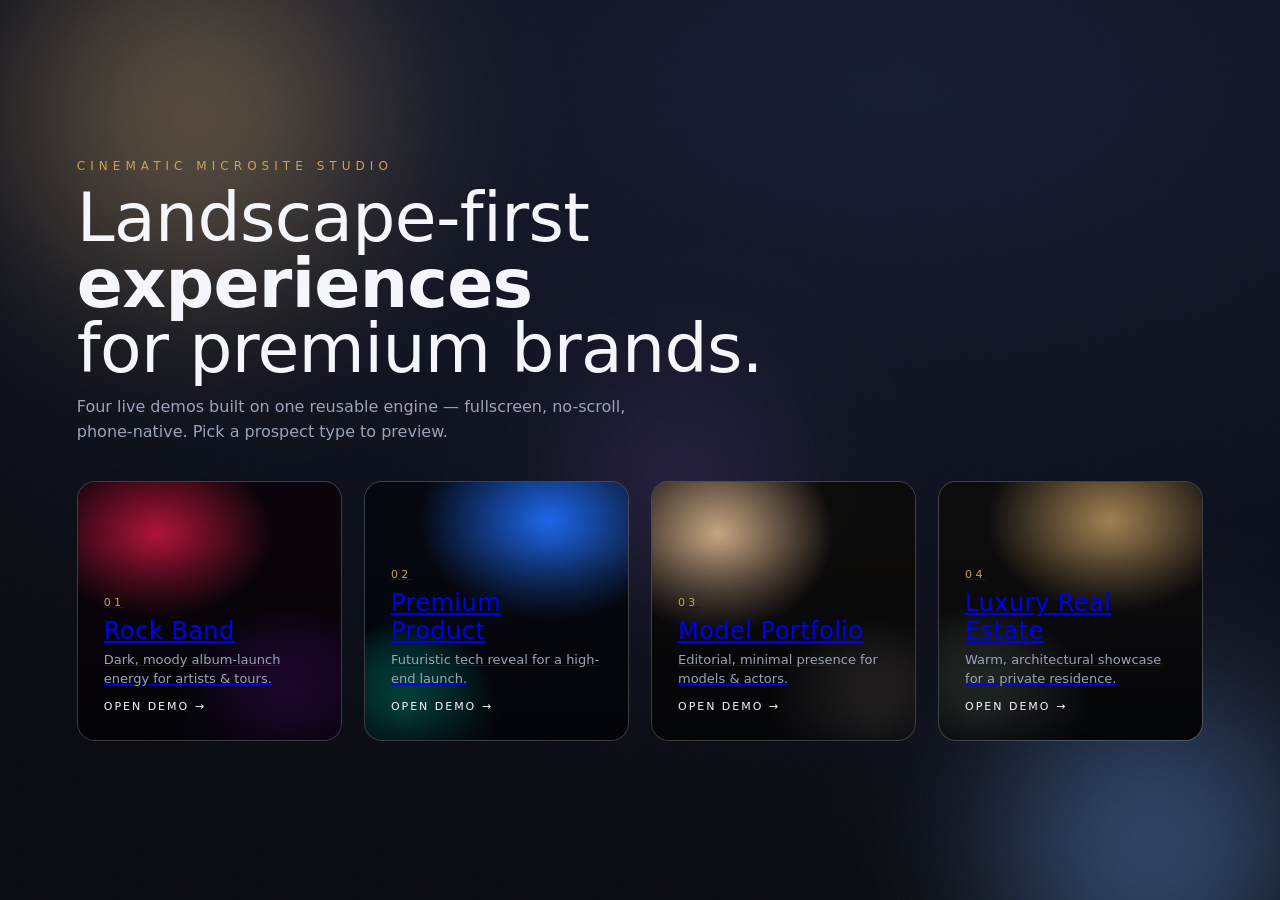
<file: index.html>
<!DOCTYPE html>
<html lang="en">
<head>
<meta charset="UTF-8" />
<meta name="viewport" content="width=device-width, initial-scale=1, viewport-fit=cover, maximum-scale=5" />
<meta name="theme-color" content="#07080d" />
<link rel="manifest" href="manifest.webmanifest" />
<title>AETHER — Cinematic Microsite Demos</title>
<link rel="stylesheet" href="engine.css" />
<style>
:root{
  --bg:#07080d; --bg2:#0d1120; --ink:#f4f6fb; --muted:#9aa3b8;
  --accent:#c9a15a; --accent2:#6ea8ff; --glass:rgba(255,255,255,.06);
  --line:rgba(255,255,255,.14);
  --font:"Helvetica Neue",Inter,system-ui,-apple-system,Segoe UI,Roboto,sans-serif;
}
</style>
</head>
<body>
<div id="app" aria-label="Demo selector">
  <div class="env">
    <div class="orb a"></div><div class="orb b"></div><div class="orb c"></div>
    <div class="grain"></div><div class="vignette"></div>
  </div>
  <div class="hud brand-tag" style="position:absolute;z-index:5">AETHER</div>

  <div class="sel-wrap">
    <div class="sel-head">
      <div class="eyebrow rise d1">Cinematic Microsite Studio</div>
      <h1 class="rise d2">Landscape-first <b>experiences</b><br>for premium brands.</h1>
      <p class="rise d3">Four live demos built on one reusable engine — fullscreen, no-scroll, phone-native. Pick a prospect type to preview.</p>
    </div>
    <div class="sel-grid">
      <a class="sel-card rise d2" href="band.html" aria-label="Open Rock Band demo">
        <div class="art art-band"></div><div class="shade"></div>
        <div class="body">
          <div class="num">01</div><h3>Rock Band</h3>
          <p>Dark, moody album-launch energy for artists &amp; tours.</p>
          <span class="go">Open demo →</span>
        </div>
      </a>
      <a class="sel-card rise d3" href="product.html" aria-label="Open Premium Product demo">
        <div class="art art-product"></div><div class="shade"></div>
        <div class="body">
          <div class="num">02</div><h3>Premium Product</h3>
          <p>Futuristic tech reveal for a high-end launch.</p>
          <span class="go">Open demo →</span>
        </div>
      </a>
      <a class="sel-card rise d4" href="model.html" aria-label="Open Model Portfolio demo">
        <div class="art art-model"></div><div class="shade"></div>
        <div class="body">
          <div class="num">03</div><h3>Model Portfolio</h3>
          <p>Editorial, minimal presence for models &amp; actors.</p>
          <span class="go">Open demo →</span>
        </div>
      </a>
      <a class="sel-card rise d4" href="realestate.html" aria-label="Open Luxury Real Estate demo">
        <div class="art art-realestate"></div><div class="shade"></div>
        <div class="body">
          <div class="num">04</div><h3>Luxury Real Estate</h3>
          <p>Warm, architectural showcase for a private residence.</p>
          <span class="go">Open demo →</span>
        </div>
      </a>
    </div>
  </div>
</div>
</body>
</html>
</file>
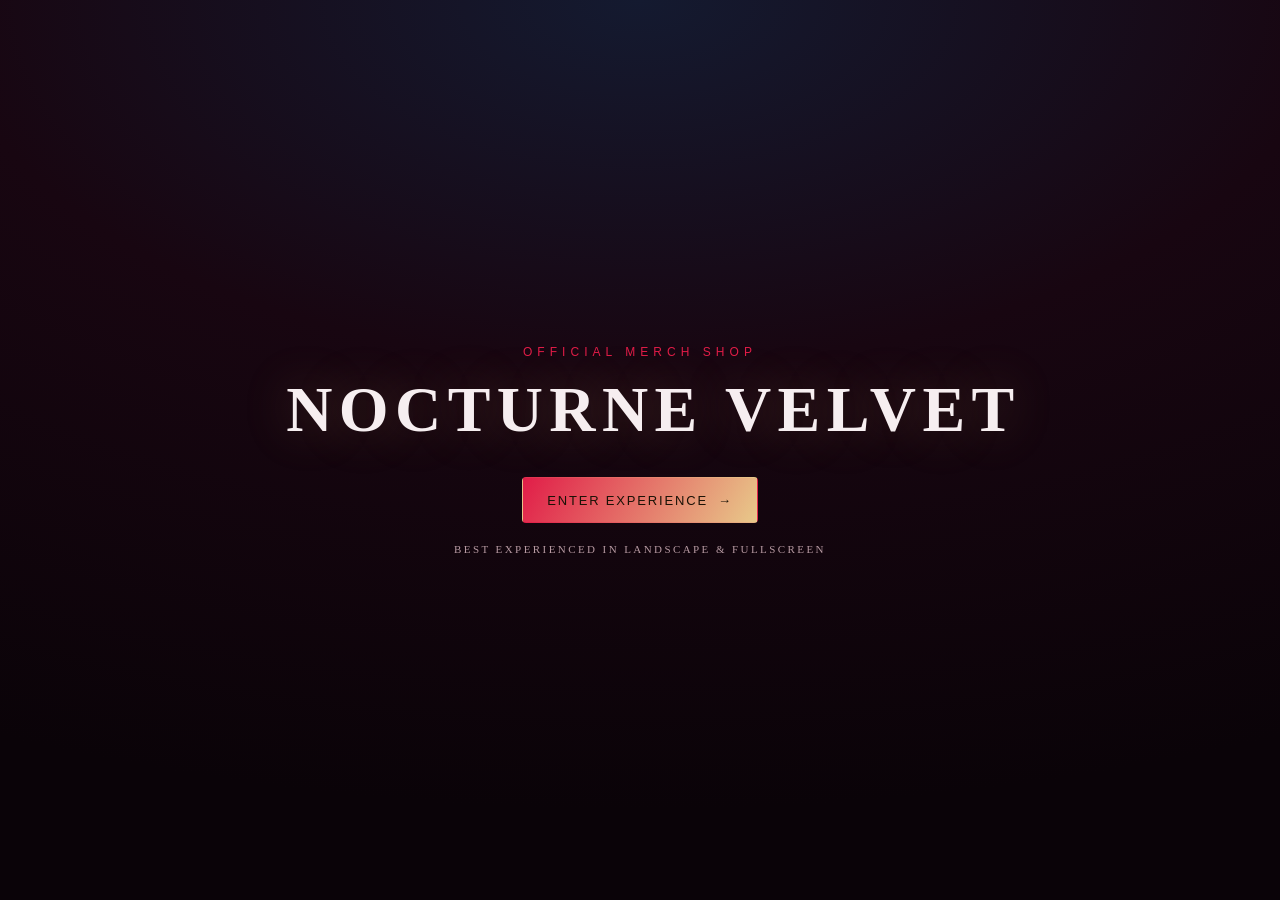
<file: merch.html>
<!DOCTYPE html>
<html lang="en">
<head>
<meta charset="UTF-8" />
<meta name="viewport" content="width=device-width, initial-scale=1, viewport-fit=cover, maximum-scale=5" />
<meta name="theme-color" content="#0a0308" />
<title>NOCTURNE VELVET — Official Merch</title>
<link rel="stylesheet" href="engine.css" />
<style>
/* THEME: BAND MERCH — same crimson/violet identity as band.html, storefront framing */
:root{
  --bg:#0a0308; --bg2:#180611; --ink:#f6eef0; --muted:#b79aa2;
  --accent:#e11d48; --accent2:#a21caf; --glass:rgba(255,255,255,.05);
  --line:rgba(255,255,255,.13);
  --font:"Georgia","Times New Roman",serif;
}
.title{font-weight:700!important;letter-spacing:-.02em!important;text-transform:uppercase}
.title b{font-weight:900!important}
.eyebrow{font-family:"Helvetica Neue",sans-serif}
.btn{font-family:"Helvetica Neue",sans-serif;border-radius:4px!important}
.entry-mark{font-weight:900;letter-spacing:.1em}
.env{background:radial-gradient(120% 90% at 50% 110%,#3a0518 0%,var(--bg2) 45%,var(--bg) 100%)!important}
.orb.a{background:radial-gradient(circle,var(--accent) 0%,transparent 60%)}
.orb.b{background:radial-gradient(circle,var(--accent2) 0%,transparent 60%)}
.orb.c{background:radial-gradient(circle,#ff9e40 0%,transparent 55%);opacity:.3}
/* price tag styling inside product modals */
.price{font-size:22px;color:var(--accent);font-family:"Helvetica Neue",sans-serif;font-weight:700;margin:10px 0 4px}
</style>
</head>
<body>
<script>
function spec(rows){return '<div class="spec">'+rows.map(function(r){return '<div><span>'+r[0]+'</span><b>'+r[1]+'</b></div>';}).join('')+'</div>';}
window.DEMO = {
  brand:"NOCTURNE VELVET",
  entryTagline:"Official Merch Shop",
  homeHref:"band.html",
  scenes:[
    { id:"hero", trans:"zoom", layout:"left",
      poster:"assets/merch-hero-tee.jpg",
      eyebrow:"The Ash & Gold Collection",
      title:'Wear The<br><b>Night</b>',
      lede:"Limited-run merch from the Ash & Gold sessions. Cut small, printed dark, gone once it's gone.",
      ctas:[{label:"Shop The Drop",style:"solid",go:1}]
    },
    { id:"collection", trans:"pan", layout:"lower",
      poster:"assets/merch-collection-flatlay.jpg",
      eyebrow:"The Drop",
      title:'Four Pieces.<br>One <b>Night</b>.',
      lede:"Tap a piece to see sizing, materials, and price.",
      bg:"radial-gradient(90% 90% at 70% 20%,rgba(225,29,72,.22),transparent 55%),radial-gradient(80% 80% at 20% 90%,rgba(162,28,175,.22),transparent 60%)",
      ctas:[{label:"Checkout",style:"solid",go:2}],
      hotspots:[
        {x:"22%",y:"38%",label:"Tour Tee",modal:"tee"},
        {x:"48%",y:"66%",label:"Vinyl LP",modal:"vinyl"},
        {x:"74%",y:"40%",label:"Hoodie",modal:"hoodie"},
        {x:"88%",y:"70%",label:"Print",modal:"poster"}
      ]
    },
    { id:"cta", trans:"zoom", layout:"minimal",
      eyebrow:"Limited Run",
      title:'Before It’s<br><b>Gone</b>',
      lede:"This drop is printed once. When it sells out, it doesn't come back.",
      ctas:[
        {label:"Checkout — ₹0.00",style:"solid",href:"#checkout"},
        {label:"Track My Order",href:"#track"},
        {label:"Shipping & Returns",modal:"shipping"},
        {label:"Contact Support",modal:"support"},
        {label:"↺ Restart",go:0}
      ]
    }
  ],
  modals:{
    tee:{title:"Ash & Gold Tour Tee",tabs:[
      {name:"Overview",html:"<p>Oversized fit, heavyweight combed cotton, faded tour-poster print on the back. Dummy product copy — replace with real photography and description.</p>"+spec_price('₹1,499')},
      {name:"Sizing",html:spec([["Fit","Oversized"],["Sizes","S · M · L · XL · XXL"],["Material","100% combed cotton, 240gsm"],["Care","Cold wash, inside out"]])}
    ]},
    vinyl:{title:"Ash & Gold — Vinyl LP",tabs:[
      {name:"Overview",html:"<p>Gold-splatter 180g vinyl, gatefold sleeve, includes a printed lyric booklet. Limited to 500 numbered copies. Dummy copy — replace with real pressing details.</p>"+spec_price('₹2,999')},
      {name:"Details",html:spec([["Format","180g Vinyl, Gatefold"],["Edition","Gold Splatter · Numbered /500"],["Includes","Lyric booklet, download code"],["Ships","Late August"]])}
    ]},
    hoodie:{title:"Nocturne Hoodie",tabs:[
      {name:"Overview",html:"<p>Heavyweight fleece, embroidered chest logotype, ribbed cuffs. Dummy product copy — replace with real photography and description.</p>"+spec_price('₹3,499')},
      {name:"Sizing",html:spec([["Fit","Relaxed"],["Sizes","S · M · L · XL · XXL"],["Material","400gsm brushed fleece"],["Care","Cold wash, do not tumble dry"]])}
    ]},
    poster:{title:"Cathedral Sessions Print",tabs:[
      {name:"Overview",html:"<p>Numbered giclée print from the recording sessions, matte finish, ready to frame. Dummy product copy — replace with real photography.</p>"+spec_price('₹899')},
      {name:"Details",html:spec([["Size","18 × 24 in"],["Finish","Matte, acid-free stock"],["Edition","Numbered /250"],["Frame","Not included"]])}
    ]},
    shipping:{title:"Shipping & Returns",tabs:[
      {name:"Info",html:"<p>Ships worldwide within 5–7 business days of the drop closing. Returns accepted within 14 days on unworn, unopened items. Dummy policy — replace with real terms.</p>"}
    ]},
    support:{title:"Contact Support",tabs:[
      {name:"Reach us",html:"<p>merch@nocturnevelvet.example<br>Mon–Sat, 10–7 IST<br>@nocturnevelvet</p>"}
    ]}
  }
};
function spec_price(p){return '<div class="price">'+p+'</div>';}
</script>
<script src="engine.js"></script>
</body>
</html>
</file>
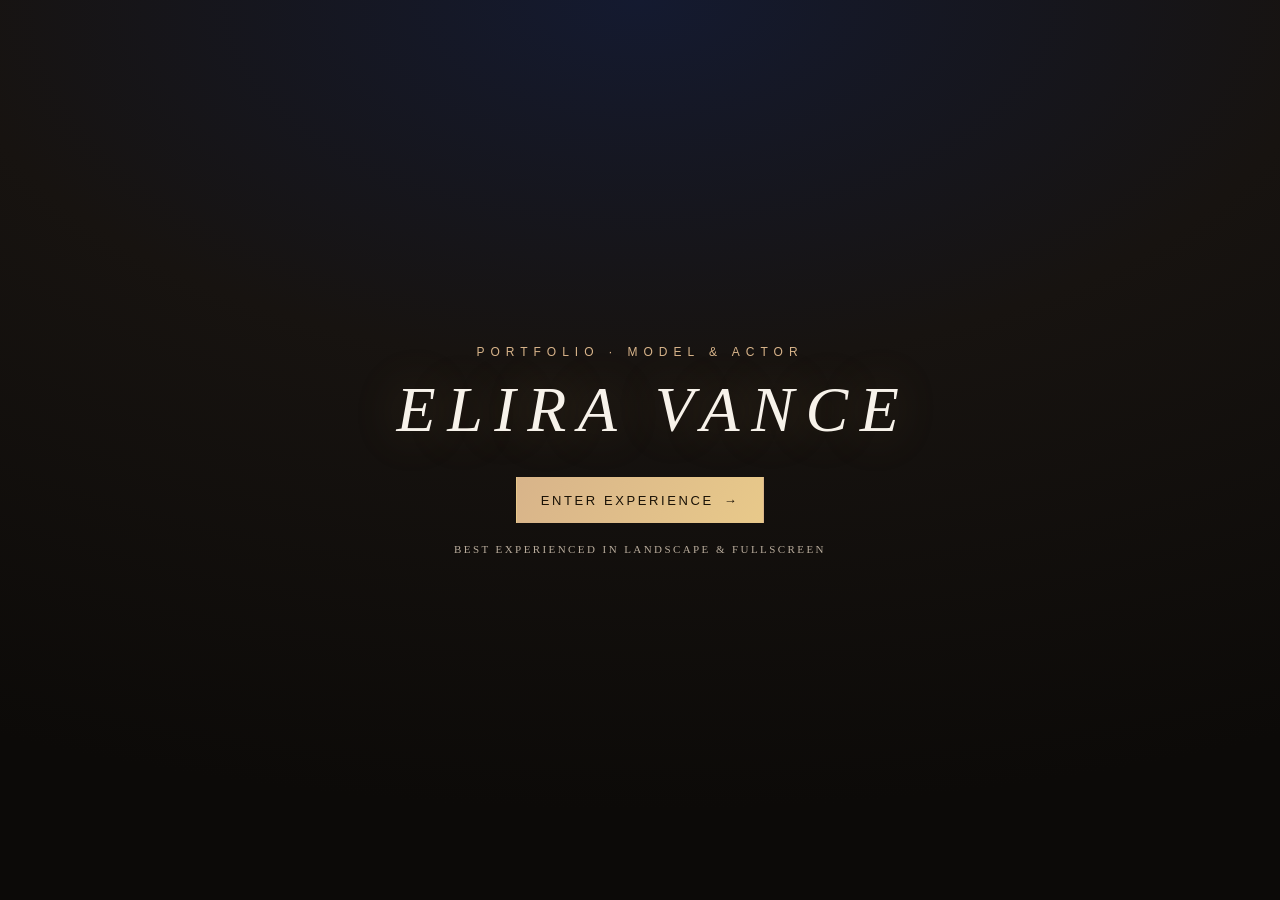
<file: model.html>
<!DOCTYPE html>
<html lang="en">
<head>
<meta charset="UTF-8" />
<meta name="viewport" content="width=device-width, initial-scale=1, viewport-fit=cover, maximum-scale=5" />
<meta name="theme-color" content="#0c0a08" />
<title>ELIRA VANCE — Portfolio</title>
<link rel="stylesheet" href="engine.css" />
<style>
/* THEME: MODEL / ACTOR — editorial, light, warm champagne / stone, airy */
:root{
  --bg:#0c0a08; --bg2:#171310; --ink:#f7f2ea; --muted:#b9ac9c;
  --accent:#d8b48a; --accent2:#a88968; --glass:rgba(255,255,255,.055);
  --line:rgba(255,255,255,.15);
  --font:"Georgia","Didot","Times New Roman",serif;
}
.title{font-weight:300!important;letter-spacing:.01em!important}
.title b{font-weight:500!important;font-style:italic}
.eyebrow{font-family:"Helvetica Neue",sans-serif;letter-spacing:.5em!important}
.btn{font-family:"Helvetica Neue",sans-serif;border-radius:0!important;letter-spacing:.2em!important}
.entry-mark{font-weight:300;font-style:italic;letter-spacing:.18em}
.lede{font-style:italic}
.env{background:radial-gradient(120% 90% at 30% 0%,#241d16 0%,var(--bg2) 45%,var(--bg) 100%)!important}
.orb.a{background:radial-gradient(circle,var(--accent) 0%,transparent 62%);opacity:.35}
.orb.b{background:radial-gradient(circle,var(--accent2) 0%,transparent 62%);opacity:.4}
.orb.c{background:radial-gradient(circle,#e8ddcb 0%,transparent 58%);opacity:.18}
.grain{opacity:.03!important}
/* editorial thin frame lines on story scene */
.edito-frame{position:absolute;inset:clamp(20px,5vh,50px) clamp(28px,7vw,90px);
  border:1px solid rgba(216,180,138,.28);z-index:1;pointer-events:none}
.edito-frame::before{content:"EDITORIAL — 2026";position:absolute;top:-9px;left:20px;
  background:var(--bg);padding:0 10px;font-family:"Helvetica Neue",sans-serif;
  font-size:9px;letter-spacing:.4em;color:var(--accent)}
</style>
</head>
<body>
<script>
function spec(rows){return '<div class="spec">'+rows.map(function(r){return '<div><span>'+r[0]+'</span><b>'+r[1]+'</b></div>';}).join('')+'</div>';}
window.DEMO = {
  brand:"ELIRA VANCE",
  entryTagline:"Portfolio · Model & Actor",
  homeHref:"index.html",
  scenes:[
    { id:"intro", trans:"mask",
      eyebrow:"Model · Actor",
      title:'Elira<br><b>Vance</b>',
      lede:"Editorial, runway and screen. Represented internationally. A presence built for the frame.",
      ctas:[{label:"View Portfolio",style:"solid",go:1},{label:"Booking",go:3}]
    },
    { id:"folio", trans:"pan",
      eyebrow:"Selected Work",
      title:'The <b>Portfolio</b>',
      lede:"A curated body of work across fashion, film and campaign. Tap to explore each strand.",
      ctas:[{label:"Continue",style:"solid",go:2}],
      hotspots:[
        {x:"30%",y:"34%",label:"Editorial",modal:"editorial"},
        {x:"72%",y:"48%",label:"Showreel",modal:"showreel"},
        {x:"58%",y:"74%",label:"Campaigns",modal:"campaigns"}
      ]
    },
    { id:"profile", trans:"mask",
      eyebrow:"Profile",
      title:'Presence<br>& <b>Range</b>',
      lede:"Represented by placeholder agency. Full stats, experience and contact in compact panels.",
      ctas:[{label:"Full Profile",style:"solid",modal:"profile"},{label:"Next",go:3}]
    },
    { id:"cta", trans:"zoom",
      eyebrow:"Get in Touch",
      title:'Let’s<br><b>Create</b>',
      lede:"Available for editorial, campaign and select film work worldwide.",
      ctas:[
        {label:"Book Elira",style:"solid",modal:"booking"},
        {label:"Showreel",href:"https://vimeo.com"},
        {label:"Portfolio PDF",href:"#pdf"},
        {label:"Instagram",href:"https://instagram.com"},
        {label:"Contact",modal:"booking"},
        {label:"↺ Restart",go:0}
      ]
    }
  ],
  modals:{
    editorial:{title:"Editorial",tabs:[
      {name:"Work",html:"<p>Featured in placeholder Vogue, placeholder Elle and independent editorials across three continents. Swap for real credits.</p>"},
      {name:"Highlights",html:spec([["Covers","6"],["Editorials","40+"],["Cities","Paris · Milan"],["Since","2021"]])}
    ]},
    showreel:{title:"Showreel",tabs:[
      {name:"Screen",html:"<p>Short-form film, commercial and campaign motion work. Link the real reel via the Showreel button.</p>"},
      {name:"Roles",html:spec([["Features","2"],["Shorts","7"],["Commercials","15+"],["Agency","Placeholder"]])}
    ]},
    campaigns:{title:"Campaigns",tabs:[
      {name:"Brands",html:"<p>Global and regional campaign work for placeholder fashion and beauty houses. Replace with real brand list.</p>"}
    ]},
    profile:{title:"Profile",tabs:[
      {name:"Bio",html:"<p>A two-sentence editorial bio belongs here — poised, brief, cinematic. Represented internationally.</p>"},
      {name:"Stats",html:spec([["Height","5'10\""],["Eyes","Hazel"],["Hair","Auburn"],["Based","Mumbai"]])},
      {name:"Experience",html:spec([["Runway","Yes"],["Film","Yes"],["Languages","3"],["Travel","Global"]])},
      {name:"Contact",html:"<p>agency@example.com<br>+91 00000 00000<br>@eliravance</p>"}
    ]},
    booking:{title:"Booking",tabs:[
      {name:"Enquiries",html:"<p>bookings@eliravance.example<br>+91 00000 00000<br>Via agency: placeholder mgmt</p>"}
    ]}
  }
};
</script>
<script src="engine.js"></script>
<script>
window.addEventListener('load',()=>{
  const folio=document.querySelector('.scene[data-i="1"]');
  if(folio){const f=document.createElement('div');f.className='edito-frame';folio.prepend(f);}
});
</script>
</body>
</html>
</file>
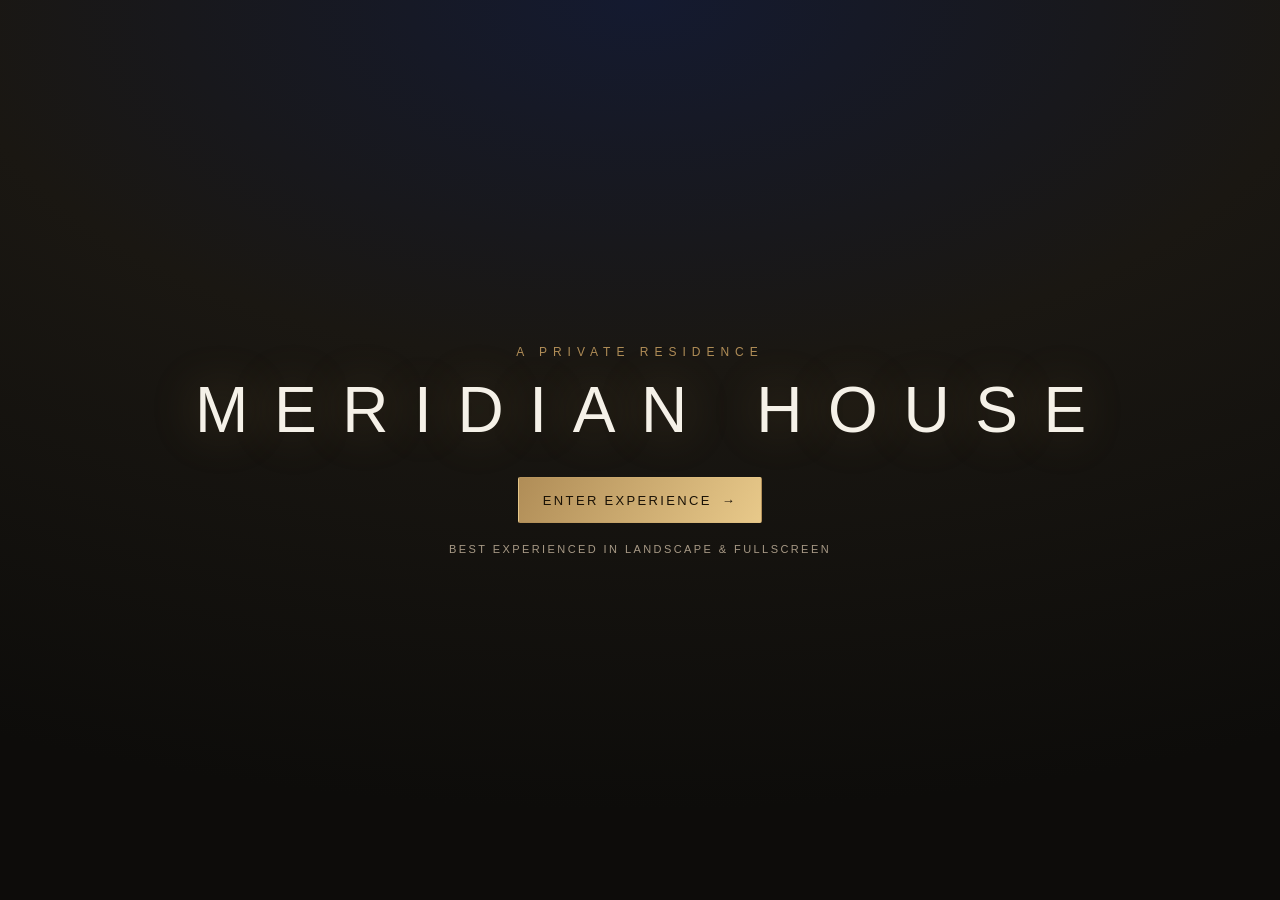
<file: realestate.html>
<!DOCTYPE html>
<html lang="en">
<head>
<meta charset="UTF-8" />
<meta name="viewport" content="width=device-width, initial-scale=1, viewport-fit=cover, maximum-scale=5" />
<meta name="theme-color" content="#0d0c0a" />
<title>MERIDIAN HOUSE — Private Residence</title>
<link rel="stylesheet" href="engine.css" />
<style>
/* THEME: LUXURY REAL ESTATE — warm stone, brass, architectural calm */
:root{
  --bg:#0d0c0a; --bg2:#1a1712; --ink:#f5f1e8; --muted:#a89a86;
  --accent:#b08d57; --accent2:#6b7c6a; --glass:rgba(255,255,255,.045);
  --line:rgba(255,255,255,.13);
  --font:"Optima","Segoe UI",Helvetica,Arial,sans-serif;
}
.title{font-weight:200!important;letter-spacing:-.01em!important}
.title b{font-weight:500!important}
.eyebrow{letter-spacing:.5em!important}
.btn{border-radius:2px!important;letter-spacing:.18em!important}
.entry-mark{font-weight:200;letter-spacing:.4em}
.env{background:radial-gradient(120% 90% at 60% 0%,#241f14 0%,var(--bg2) 45%,var(--bg) 100%)!important}
.orb.a{background:radial-gradient(circle,var(--accent) 0%,transparent 62%);opacity:.3}
.orb.b{background:radial-gradient(circle,var(--accent2) 0%,transparent 62%);opacity:.28}
.orb.c{background:radial-gradient(circle,#e8ddc4 0%,transparent 58%);opacity:.16}
.grain{opacity:.035!important}
/* thin architectural frame line on the tour scene */
.arch-frame{position:absolute;inset:clamp(20px,5vh,50px) clamp(28px,7vw,90px);
  border:1px solid rgba(176,141,87,.25);z-index:1;pointer-events:none}
.arch-frame::before{content:"MERIDIAN HOUSE — PRIVATE VIEWING";position:absolute;top:-9px;left:20px;
  background:var(--bg);padding:0 10px;font-family:"Helvetica Neue",sans-serif;
  font-size:9px;letter-spacing:.35em;color:var(--accent)}
</style>
</head>
<body>
<script>
function spec(rows){return '<div class="spec">'+rows.map(function(r){return '<div><span>'+r[0]+'</span><b>'+r[1]+'</b></div>';}).join('')+'</div>';}
window.DEMO = {
  brand:"MERIDIAN HOUSE",
  entryTagline:"A Private Residence",
  homeHref:"index.html",
  scenes:[
    { id:"intro", trans:"zoom", layout:"left",
      eyebrow:"By Private Viewing",
      title:'Meridian<br><b>House</b>',
      lede:"Seven thousand square feet of glass, stone, and light, set above the city. A residence built for the way you actually live.",
      ctas:[{label:"Explore the Residence",style:"solid",go:1},{label:"Schedule a Viewing",go:3}]
    },
    { id:"tour", trans:"pan", layout:"lower",
      eyebrow:"Inside Meridian House",
      title:'Where Every<br>Room Has A <b>View</b>',
      lede:"Tap to explore the great room, the primary suite, and the kitchen.",
      bg:"radial-gradient(90% 90% at 70% 20%,rgba(176,141,87,.16),transparent 55%),radial-gradient(80% 80% at 20% 90%,rgba(107,124,106,.16),transparent 60%)",
      ctas:[{label:"Continue",style:"solid",go:2}],
      hotspots:[
        {x:"68%",y:"34%",label:"The Great Room",modal:"greatroom"},
        {x:"30%",y:"64%",label:"Primary Suite",modal:"suite"},
        {x:"82%",y:"70%",label:"The Kitchen",modal:"kitchen"}
      ]
    },
    { id:"amenities", trans:"mask", layout:"center",
      eyebrow:"The Details",
      title:'Built For <b>How</b><br>You Live',
      lede:"6,800 square feet, four bedrooms, a private pool, and unobstructed views on three sides.",
      ctas:[{label:"Full Specifications",style:"solid",modal:"specs"},{label:"Next",go:3}]
    },
    { id:"cta", trans:"zoom", layout:"minimal",
      eyebrow:"Available Now",
      title:'Come <b>See</b><br>It Yourself',
      lede:"Private viewings by appointment. Serious inquiries only.",
      ctas:[
        {label:"Schedule a Viewing",style:"solid",href:"#schedule"},
        {label:"Download Brochure",href:"#brochure"},
        {label:"Floor Plans",modal:"floorplans"},
        {label:"Contact Agent",modal:"agent"},
        {label:"↺ Restart",go:0}
      ]
    }
  ],
  modals:{
    greatroom:{title:"The Great Room",tabs:[
      {name:"Overview",html:"<p>Twenty-two-foot ceilings, a fully retractable glass wall, and a limestone fireplace anchor the main living space. Swap this for real listing copy.</p>"},
      {name:"Details",html:spec([["Ceiling Height","22 ft"],["Flooring","White oak"],["Glazing","Retractable, floor-to-ceiling"],["Fireplace","Limestone, gas"]])}
    ]},
    suite:{title:"Primary Suite",tabs:[
      {name:"Overview",html:"<p>A private wing with its own terrace, dual walk-in closets, and a spa-style bath finished in book-matched marble.</p>"},
      {name:"Details",html:spec([["Size","1,100 sq ft"],["Closets","Dual walk-in"],["Bath","Book-matched marble"],["Terrace","Private, 400 sq ft"]])}
    ]},
    kitchen:{title:"The Kitchen",tabs:[
      {name:"Overview",html:"<p>A chef's kitchen built around a fourteen-foot waterfall island, fully integrated appliances, and a walk-in pantry.</p>"},
      {name:"Details",html:spec([["Island","14 ft, waterfall stone"],["Appliances","Fully integrated"],["Pantry","Walk-in"],["Counters","Honed quartzite"]])}
    ]},
    specs:{title:"Specifications",tabs:[
      {name:"Overview",html:"<p>Meridian House sits on 1.2 private acres with unobstructed views on three sides. Replace with real listing details.</p>"},
      {name:"Property",html:spec([["Living Area","6,800 sq ft"],["Lot Size","1.2 acres"],["Bedrooms","4"],["Bathrooms","5.5"]])},
      {name:"Features",html:spec([["Built","2024"],["Pool","Heated, saltwater"],["Garage","3-car, EV-ready"],["Climate","Zoned, geothermal"]])}
    ]},
    floorplans:{title:"Floor Plans",tabs:[
      {name:"Levels",html:"<p>Three levels — main living, private suites, and a lower-level media and wellness floor. Attach real floor plan PDFs here.</p>"}
    ]},
    agent:{title:"Contact Agent",tabs:[
      {name:"Reach us",html:"<p>listings@meridianhouse.example<br>+91 00000 00000<br>Private viewings by appointment only</p>"}
    ]}
  }
};
</script>
<script src="engine.js"></script>
</body>
</html>
</file>
<file: engine.css>
/* ============================================================
   AETHER — reusable landscape-first cinematic microsite engine
   All theming via CSS variables. Content lives in the SCENES
   config object in JS. Replace assets/text/links there.
   ============================================================ */
:root{
  --bg:#07080d; --bg2:#0d1120; --ink:#f4f6fb; --muted:#9aa3b8;
  --accent:#c9a15a; --accent2:#6ea8ff; --glass:rgba(255,255,255,.06);
  --line:rgba(255,255,255,.14); --ease:cubic-bezier(.7,0,.2,1);
  --safe-t:env(safe-area-inset-top,0px); --safe-b:env(safe-area-inset-bottom,0px);
  --safe-l:env(safe-area-inset-left,0px); --safe-r:env(safe-area-inset-right,0px);
  --font:"Helvetica Neue",Inter,system-ui,-apple-system,Segoe UI,Roboto,sans-serif;
}
*{margin:0;padding:0;box-sizing:border-box}
html,body{
  height:100dvh; width:100vw; overflow:hidden; background:var(--bg);
  color:var(--ink); font-family:var(--font); overscroll-behavior:none;
  -webkit-font-smoothing:antialiased; text-rendering:optimizeLegibility;
}
#app{
  position:fixed; inset:0; height:100dvh; width:100vw; overflow:hidden;
  padding:var(--safe-t) var(--safe-r) var(--safe-b) var(--safe-l);
}
img{max-width:100%;display:block}
button{font-family:inherit;color:inherit;cursor:pointer;border:none;background:none}

/* ---------- atmospheric background (shared) ---------- */
.env{position:absolute;inset:0;overflow:hidden;z-index:0;background:
  radial-gradient(120% 90% at 70% 10%,#141a30 0%,var(--bg2) 40%,var(--bg) 100%)}
.env .orb{position:absolute;border-radius:50%;filter:blur(60px);opacity:.5;
  will-change:transform;mix-blend-mode:screen}
.orb.a{width:46vmax;height:46vmax;left:-8vmax;top:-14vmax;
  background:radial-gradient(circle,var(--accent) 0%,transparent 65%);
  animation:drift1 22s var(--ease) infinite alternate}
.orb.b{width:40vmax;height:40vmax;right:-10vmax;bottom:-16vmax;
  background:radial-gradient(circle,var(--accent2) 0%,transparent 65%);
  animation:drift2 26s var(--ease) infinite alternate}
.orb.c{width:26vmax;height:26vmax;left:40%;top:35%;opacity:.25;
  background:radial-gradient(circle,#b06cff 0%,transparent 60%);
  animation:drift1 30s var(--ease) infinite alternate-reverse}
.grain{position:absolute;inset:-50%;opacity:.05;pointer-events:none;
  background-image:url("data:image/svg+xml;utf8,<svg xmlns='http://www.w3.org/2000/svg' width='120' height='120'><filter id='n'><feTurbulence type='fractalNoise' baseFrequency='.8' numOctaves='2'/></filter><rect width='100%25' height='100%25' filter='url(%23n)'/></svg>");
  animation:grain 6s steps(6) infinite}
.vignette{position:absolute;inset:0;pointer-events:none;
  background:radial-gradient(120% 120% at 50% 50%,transparent 55%,rgba(0,0,0,.6) 100%)}
@keyframes drift1{to{transform:translate3d(6vmax,4vmax,0) scale(1.15)}}
@keyframes drift2{to{transform:translate3d(-5vmax,-6vmax,0) scale(1.2)}}
@keyframes grain{0%{transform:translate(0,0)}100%{transform:translate(8%,6%)}}

/* ---------- cinematic black hand-off between entry gate and homepage ---------- */
#blackout{position:fixed;inset:0;z-index:120;background:#000;opacity:0;pointer-events:none;
  transition:opacity 2s ease} /* base transition = the slow 2s fade-IN from black */
#blackout.show{opacity:1;pointer-events:auto;transition:opacity .8s ease} /* quicker fade TO black */
/* scene-to-scene navigation reuses the same black overlay (fade to black,
   swap the scene while hidden, fade back in) — quicker + symmetric vs the
   dramatic first entrance. Higher specificity than the .show rules above. */
#blackout.nav{transition:opacity .8s ease}
#blackout.nav.show{transition:opacity .65s ease}

/* ---------- loader ---------- */
#loader{position:fixed;inset:0;z-index:100;display:grid;place-items:center;
  background:var(--bg);transition:opacity .8s var(--ease);overflow:hidden}
#loader.hide{opacity:0;pointer-events:none}
.loader-glow{position:absolute;inset:0;pointer-events:none;
  background:radial-gradient(38% 38% at 50% 50%,var(--accent) 0%,transparent 70%);
  opacity:.14;filter:blur(50px);animation:loaderGlow 3.2s ease-in-out infinite}
@keyframes loaderGlow{0%,100%{opacity:.1;transform:scale(1)}50%{opacity:.24;transform:scale(1.12)}}
.loader-inner{position:relative;z-index:1;display:flex;flex-direction:column;
  align-items:center;gap:24px}
.load-mark{font-size:clamp(20px,4vw,34px);letter-spacing:.5em;color:var(--muted);
  font-weight:300;opacity:0;transform:translateY(8px);text-indent:.5em;
  animation:loadMarkIn 1.1s var(--ease) forwards .15s}
@keyframes loadMarkIn{to{opacity:1;transform:translateY(0)}}
/* grows symmetrically out from center and back — can never read as
   off-center, unlike a one-directional sliding bar */
.load-bar{width:min(40vw,220px);height:2px;background:var(--line);border-radius:2px;
  position:relative}
.load-bar::after{content:"";position:absolute;top:50%;left:50%;height:2px;width:0;
  background:var(--accent);border-radius:2px;box-shadow:0 0 10px var(--accent);
  transform:translate(-50%,-50%);animation:load 1.8s var(--ease) infinite}
@keyframes load{0%{width:0;opacity:.8}50%{width:100%;opacity:1}100%{width:0;opacity:.8}}
.load-status{font-size:10px;letter-spacing:.3em;text-transform:uppercase;color:var(--muted);
  opacity:0;margin:0;animation:loadMarkIn 1.1s var(--ease) forwards .5s}

/* ---------- entry gate ---------- */
#entry{position:fixed;inset:0;z-index:95;display:grid;place-items:center;text-align:center;
  background:radial-gradient(120% 90% at 50% 0%,#141a30 0%,var(--bg2) 45%,var(--bg) 100%);
  transition:opacity .8s var(--ease)}
#entry.hide{opacity:0;pointer-events:none}
.entry-mark{font-size:clamp(30px,7vw,64px);font-weight:200;letter-spacing:.42em;
  padding-left:.42em;margin:14px 0 30px;text-shadow:0 0 50px rgba(201,161,90,.3)}
.entry-inner .btn{margin:0 auto}
.entry-hint{margin-top:20px;font-size:11px;letter-spacing:.22em;text-transform:uppercase;color:var(--muted)}

/* ---------- portrait overlay ---------- */
#rotate{position:fixed;inset:0;z-index:110;display:none;place-items:center;
  text-align:center;background:linear-gradient(160deg,#0a0d18,#05060b)}
#rotate.show{display:grid}
.rot-inner{padding:0 12vw}
.phone{width:64px;height:104px;border:2px solid var(--accent);border-radius:12px;
  margin:0 auto 26px;position:relative;animation:rotHint 2.6s var(--ease) infinite}
.phone::after{content:"";position:absolute;left:50%;bottom:7px;width:22px;height:3px;
  border-radius:3px;background:var(--accent);transform:translateX(-50%)}
@keyframes rotHint{0%,30%{transform:rotate(0)}55%,80%{transform:rotate(-90deg)}100%{transform:rotate(-90deg)}}
#rotate h2{font-weight:300;letter-spacing:.28em;font-size:clamp(15px,4.4vw,20px);margin-bottom:10px}
#rotate p{color:var(--muted);font-size:13px;letter-spacing:.05em;max-width:320px;margin:0 auto}
.rot-skip{margin-top:26px;font-size:11px;letter-spacing:.24em;color:var(--muted);
  border-bottom:1px solid var(--line);padding-bottom:3px;text-transform:uppercase}

/* ---------- scenes ---------- */
.stage{position:absolute;inset:0;z-index:1}
.scene{position:absolute;inset:0;display:grid;place-items:center;opacity:0;
  visibility:hidden;pointer-events:none;
  transition:opacity 1.4s var(--ease)}
.scene.active{opacity:1;visibility:visible;pointer-events:auto}
/* every scene transition (zoom/pan/mask, whatever a theme's trans field
   says) now resolves to the same clean cross-fade above — scale/blur/slide/
   clip-path motion looked jerky against static photography; a plain fade
   reads as cinematic regardless of whether the scene behind it is a video
   loop or a still. The enter- and leave- classes stay applied by JS (so
   scene configs don't need editing) but no longer carry their own styling. */

.wrap{position:relative;z-index:2;width:100%;height:100%;
  display:flex;flex-direction:column;justify-content:center;
  padding:clamp(20px,5vh,48px) clamp(28px,7vw,90px)}

/* soft text reveal — pure opacity fade (no movement, positions never change),
   graduated so the eyebrow/title settle over 2s and the lede/CTA over 3s */
.rise{opacity:0;animation:softAppear 2s ease forwards;animation-play-state:paused}
.scene.active .rise{animation-play-state:running}
/* index.html has no .scene/engine.js — its rise elements run immediately */
.sel-wrap .rise{animation-play-state:running}
.d1{animation-delay:.2s}.d2{animation-delay:.5s}
.d3{animation-delay:.85s;animation-duration:3s}.d4{animation-delay:1.15s;animation-duration:3s}
@keyframes softAppear{to{opacity:1}}

.eyebrow{font-size:clamp(10px,1.6vw,12px);letter-spacing:.42em;text-transform:uppercase;
  color:var(--accent);margin-bottom:14px}
.title{font-size:clamp(34px,8.5vw,94px);line-height:.94;font-weight:200;letter-spacing:-.01em}
.title b{font-weight:600}
.title .glow{text-shadow:0 0 40px rgba(201,161,90,.35)}
.lede{margin-top:16px;max-width:min(52ch,60%);color:var(--muted);
  font-size:clamp(13px,2vw,16px);line-height:1.55;font-weight:300}

/* buttons / links */
.cta-row{display:flex;gap:14px;flex-wrap:wrap;margin-top:26px}
.btn{position:relative;display:inline-flex;align-items:center;gap:10px;
  min-height:46px;padding:0 24px;border-radius:40px;font-size:13px;letter-spacing:.14em;
  text-transform:uppercase;background:var(--glass);border:1px solid var(--line);
  backdrop-filter:blur(10px);transition:.4s var(--ease);overflow:hidden}
.btn:hover,.btn:focus-visible{border-color:var(--accent);transform:translateY(-2px);outline:none}
.btn.solid{background:linear-gradient(120deg,var(--accent),#e8c98a);color:#1a1206;border-color:transparent}
.btn .arr{transition:transform .4s var(--ease)}
.btn:hover .arr{transform:translateX(4px)}

/* hotspots */
.hotspot{position:absolute;width:44px;height:44px;border-radius:50%;z-index:3;
  display:grid;place-items:center;transform:translate(-50%,-50%)}
.hotspot .dot{width:12px;height:12px;border-radius:50%;background:var(--accent);
  box-shadow:0 0 0 0 rgba(201,161,90,.5);animation:pulse 2.4s var(--ease) infinite}
.hotspot .ring{position:absolute;inset:0;border:1px solid var(--line);border-radius:50%;
  transition:.4s var(--ease)}
.hotspot:hover .ring,.hotspot:focus-visible .ring{transform:scale(1.25);border-color:var(--accent);outline:none}
.hotspot .lbl{position:absolute;left:52px;white-space:nowrap;font-size:11px;letter-spacing:.16em;
  text-transform:uppercase;color:var(--ink);background:rgba(0,0,0,.5);padding:6px 12px;border-radius:20px;
  border:1px solid var(--line);opacity:0;transform:translateX(-6px);transition:.4s var(--ease);pointer-events:none}
.hotspot:hover .lbl,.hotspot:focus-visible .lbl{opacity:1;transform:translateX(0)}
@keyframes pulse{0%{box-shadow:0 0 0 0 rgba(201,161,90,.5)}70%{box-shadow:0 0 0 16px rgba(201,161,90,0)}100%{box-shadow:0 0 0 0 rgba(201,161,90,0)}}

/* info modal */
#modal{position:absolute;inset:0;z-index:20;display:none;place-items:center;
  padding:clamp(16px,4vh,40px) clamp(20px,6vw,70px);
  background:rgba(4,5,10,.55);backdrop-filter:blur(6px);opacity:0;transition:opacity .5s var(--ease)}
#modal.show{display:grid;opacity:1}
.card{width:min(760px,92%);max-height:82dvh;display:flex;flex-direction:column;
  background:linear-gradient(160deg,rgba(24,28,44,.85),rgba(10,12,20,.9));
  border:1px solid var(--line);border-radius:20px;overflow:hidden;
  transform:translateY(20px) scale(.97);transition:.5s var(--ease)}
#modal.show .card{transform:none}
.card-head{display:flex;align-items:center;justify-content:space-between;
  padding:20px 26px;border-bottom:1px solid var(--line)}
.card-head h3{font-weight:300;letter-spacing:.12em;font-size:clamp(16px,3vw,22px)}
.card-close{width:38px;height:38px;border-radius:50%;border:1px solid var(--line);
  display:grid;place-items:center;font-size:18px;transition:.3s var(--ease)}
.card-close:hover{border-color:var(--accent);transform:rotate(90deg)}
.tabs{display:flex;gap:6px;padding:14px 26px 0;flex-wrap:wrap}
.tab{padding:8px 16px;border-radius:20px;font-size:11px;letter-spacing:.14em;text-transform:uppercase;
  color:var(--muted);border:1px solid transparent;transition:.3s var(--ease)}
.tab.active{color:var(--ink);border-color:var(--line);background:var(--glass)}
.tab-body{padding:20px 26px 26px;overflow-y:auto;flex:1}
.panel{display:none;animation:fade .5s var(--ease)}
.panel.active{display:block}
.panel p{color:var(--muted);font-size:14px;line-height:1.6;font-weight:300;max-width:60ch}
.spec{display:grid;grid-template-columns:1fr 1fr;gap:12px 28px;margin-top:6px}
.spec div{border-bottom:1px solid var(--line);padding-bottom:8px}
.spec span{display:block;font-size:10px;letter-spacing:.2em;text-transform:uppercase;color:var(--accent);margin-bottom:3px}
.spec b{font-weight:400;font-size:14px}
@keyframes fade{from{opacity:0;transform:translateY(8px)}to{opacity:1}}

/* Try It On — live camera capture, consent, generated preview */
.tryon{display:flex;flex-direction:column;gap:16px}
.tryon-note{color:var(--muted);font-size:13px;line-height:1.5;margin:0}
.tryon-upload{display:flex;align-items:center;justify-content:center;
  border:1px dashed var(--line-strong,var(--line));border-radius:10px;padding:22px;cursor:pointer;
  font-size:13px;letter-spacing:.08em;text-transform:uppercase;color:var(--ink);
  transition:.3s var(--ease)}
.tryon-upload:hover{border-color:var(--accent)}
.tryon-upload input{position:absolute;width:1px;height:1px;opacity:0;pointer-events:none}
.tryon-consent{display:flex;gap:10px;align-items:flex-start;font-size:12.5px;color:var(--muted);line-height:1.5}
.tryon-consent input{margin-top:3px;flex:none}
.tryon-submit{align-self:flex-start}
.tryon-submit:disabled{opacity:.4;pointer-events:none}
.tryon-status{font-size:13px;color:var(--muted);margin:0;min-height:1.2em}
.tryon-result img{width:100%;border-radius:10px;display:block}

/* HUD: nav dots + controls — hidden until the post-blackout reveal, then each
   piece fades in on its own beat (opacity only — no position/transform change) */
.hud{position:absolute;z-index:15;pointer-events:none;opacity:0}
.hud *{pointer-events:auto}
#app.revealed .hud{animation:hudFade 1.8s ease forwards}
#app.revealed .brand-tag{animation-delay:.1s}
#app.revealed .topnav{animation-delay:.2s}
#app.revealed .dots{animation-delay:.28s}
#app.revealed .ctrls{animation-delay:.46s}
#app.revealed .viz-switch{animation-delay:.62s}
#app.revealed .player{animation-delay:.78s}
@keyframes hudFade{to{opacity:1}}
.dots{left:clamp(20px,5vw,44px);top:50%;transform:translateY(-50%);
  display:flex;flex-direction:column;gap:14px}
.dots button{width:9px;height:9px;border-radius:50%;border:1px solid var(--line);
  background:transparent;transition:.4s var(--ease)}
.dots button.on{background:var(--accent);border-color:var(--accent);transform:scale(1.2)}
.ctrls{right:clamp(20px,5vw,44px);top:clamp(18px,4vh,30px);display:flex;gap:10px}
.ic{width:42px;height:42px;border-radius:50%;border:1px solid var(--line);
  background:rgba(0,0,0,.3);backdrop-filter:blur(8px);display:grid;place-items:center;
  transition:.3s var(--ease)}
.ic:hover{border-color:var(--accent)}
.ic svg{width:18px;height:18px;stroke:var(--ink);fill:none;stroke-width:1.5}
.ic.off svg .on-path{display:none}
/* fullscreen toggle: only ever shown while NOT in fullscreen */
.ic.fs-hidden{display:none}
/* sits where the scene page-count marker used to be, bottom-right */
.viz-switch{right:clamp(20px,5vw,44px);bottom:clamp(18px,4vh,30px);
  display:inline-flex;align-items:center;width:42px;height:24px;cursor:pointer}
.viz-switch input{position:absolute;width:1px;height:1px;opacity:0;pointer-events:none}
.viz-switch-track{position:relative;width:100%;height:100%;border-radius:20px;
  background:rgba(0,0,0,.3);border:1px solid var(--line);backdrop-filter:blur(8px);
  transition:.3s var(--ease)}
.viz-switch-track::after{content:"";position:absolute;top:2px;left:2px;width:18px;height:18px;
  border-radius:50%;background:var(--muted);transition:.3s var(--ease)}
.viz-switch input:checked+.viz-switch-track{background:rgba(225,29,72,.16);border-color:#e11d48}
.viz-switch input:checked+.viz-switch-track::after{transform:translateX(18px);background:#e11d48}
.brand-tag{left:clamp(20px,5vw,44px);top:clamp(18px,4vh,30px);
  font-size:12px;letter-spacing:.42em;font-weight:300;color:var(--ink)}

/* optional top nav bar (DEMO.nav) — quick jumps to scenes/modals, themed
   entirely through the page's own CSS variables so it matches whichever
   demo it's used on without any per-theme CSS */
.topnav{left:50%;top:clamp(18px,4vh,30px);transform:translateX(-50%);
  /* left is recomputed by JS (positionTopNav) to center within the true gap
     between brand-tag and the HUD controls, not the viewport itself — the
     50% here is only a same-frame fallback before that first measurement */
  display:flex;gap:clamp(4px,1.4vw,10px);
  background:rgba(0,0,0,.3);backdrop-filter:blur(8px);
  border:1px solid var(--line);border-radius:30px;padding:6px;max-width:min(46vw,640px)}
.topnav button{padding:8px clamp(10px,2vw,20px);border-radius:22px;
  font-size:11px;letter-spacing:.12em;text-transform:uppercase;white-space:nowrap;
  color:var(--muted);transition:.3s var(--ease);overflow:hidden;text-overflow:ellipsis}
.topnav button:hover{color:var(--ink);background:rgba(255,255,255,.06)}
.topnav button:active{color:var(--accent)}
/* landscape phones are the tightest real target here (this experience is
   landscape-locked): brand-tag and ctrls both scale toward the edges as the
   viewport narrows, so the nav's available center space shrinks faster than
   its own vw-based sizing alone accounts for — clamp it down hard by width,
   with ellipsis as the hard safety net if four labels still can't fit */
@media (max-width:900px){
  .topnav{gap:1px;padding:4px;max-width:clamp(140px,22vw,260px)}
  .topnav button{padding:6px clamp(4px,1.2vw,10px);font-size:9px;letter-spacing:.02em}
}
@media (max-height:430px){
  .topnav button{padding:6px clamp(6px,1.4vw,12px);font-size:9px;letter-spacing:.04em}
  .topnav{gap:2px}
}

/* basic digital track player — themed via the page's own CSS variables */
.player{left:50%;bottom:clamp(18px,4vh,30px);transform:translateX(-50%);
  display:flex;align-items:center;gap:12px;
  background:rgba(0,0,0,.35);backdrop-filter:blur(10px);
  border:1px solid var(--line);border-radius:30px;
  padding:8px 20px 8px 8px;min-width:240px;max-width:360px}
.p-play{width:34px;height:34px;border-radius:50%;flex:none;
  background:var(--accent);display:grid;place-items:center;transition:.3s var(--ease)}
.p-play:hover{filter:brightness(1.12)}
.p-play svg{width:15px;height:15px;fill:#1a1206}
.p-body{flex:1;min-width:0}
.p-track{font-size:11px;letter-spacing:.06em;color:var(--ink);white-space:nowrap;
  overflow:hidden;text-overflow:ellipsis;margin-bottom:5px}
.p-seek{-webkit-appearance:none;appearance:none;width:100%;height:3px;border-radius:3px;
  background:var(--line);outline:none;display:block}
.p-seek::-webkit-slider-thumb{-webkit-appearance:none;width:11px;height:11px;border-radius:50%;
  background:var(--accent);cursor:pointer}
.p-seek::-moz-range-thumb{width:11px;height:11px;border-radius:50%;border:none;
  background:var(--accent);cursor:pointer}
.p-time{font-size:10px;color:var(--muted);letter-spacing:.05em;flex:none}
@media (max-height:430px){.player{bottom:14px;min-width:200px;padding:6px 16px 6px 6px}}

@media (prefers-reduced-motion:reduce){
  *{animation-duration:.001s!important;transition-duration:.15s!important}
  .orb,.grain{animation:none!important}
  /* the cinematic entrance is a pure opacity fade (no movement), which isn't
     the kind of motion this setting guards against — keep its intended timing
     so the slow reveal still reads as designed even with reduced-motion on */
  #blackout{transition-duration:2s!important}
  #blackout.show{transition-duration:.8s!important}
  #blackout.nav{transition-duration:.8s!important}
  #blackout.nav.show{transition-duration:.65s!important}
  .rise{animation-duration:2s!important}
  .d3,.d4{animation-duration:3s!important}
  #app.revealed .hud{animation-duration:1.8s!important}
}
/* short landscape phones: tighten type */
@media (max-height:430px){
  .title{font-size:clamp(28px,10vw,60px)}
  .lede{max-width:70%;font-size:13px}
  .wrap{padding:16px clamp(24px,7vw,70px)}
}

/* ============================================================
   SELECTOR / LANDING PAGE (index.html only)
   ============================================================ */
.sel-wrap{position:absolute;inset:0;z-index:2;display:flex;flex-direction:column;
  justify-content:center;padding:clamp(20px,5vh,48px) clamp(28px,6vw,80px)}
.sel-head{margin-bottom:clamp(18px,4vh,38px);max-width:760px}
.sel-head .eyebrow{margin-bottom:12px}
.sel-head h1{font-size:clamp(30px,6.5vw,68px);line-height:.96;font-weight:200;letter-spacing:-.01em}
.sel-head h1 b{font-weight:600}
.sel-head p{margin-top:14px;color:var(--muted);font-size:clamp(13px,1.9vw,16px);
  line-height:1.55;font-weight:300;max-width:56ch}
.sel-grid{display:grid;grid-template-columns:repeat(auto-fit,minmax(220px,1fr));gap:clamp(12px,2vw,22px);
  max-width:1360px}
.sel-card{position:relative;overflow:hidden;border-radius:18px;border:1px solid var(--line);
  min-height:clamp(150px,34vh,260px);padding:clamp(16px,2.4vw,26px);
  display:flex;flex-direction:column;justify-content:flex-end;cursor:pointer;
  background:var(--glass);backdrop-filter:blur(6px);
  transition:transform .5s var(--ease),border-color .5s var(--ease)}
.sel-card:hover,.sel-card:focus-visible{transform:translateY(-6px);border-color:var(--accent);outline:none}
.sel-card .art{position:absolute;inset:0;z-index:0;opacity:.9;transition:transform .8s var(--ease)}
.sel-card:hover .art{transform:scale(1.08)}
.sel-card .shade{position:absolute;inset:0;z-index:1;
  background:linear-gradient(180deg,transparent 25%,rgba(3,4,8,.85) 100%)}
.sel-card .body{position:relative;z-index:2}
.sel-card .num{font-size:11px;letter-spacing:.3em;color:var(--accent);margin-bottom:8px}
.sel-card h3{font-size:clamp(17px,2.4vw,24px);font-weight:400;letter-spacing:.02em;margin-bottom:6px}
.sel-card p{font-size:clamp(11px,1.5vw,13px);color:var(--muted);line-height:1.4;font-weight:300}
.sel-card .go{margin-top:12px;font-size:11px;letter-spacing:.18em;text-transform:uppercase;
  color:var(--ink);display:inline-flex;align-items:center;gap:8px;transition:.4s var(--ease)}
.sel-card:hover .go{gap:14px;color:var(--accent)}
/* art treatments per card */
.art-band{background:
  radial-gradient(80% 60% at 30% 20%,#c0143c 0%,transparent 55%),
  radial-gradient(70% 70% at 80% 90%,#5a0b8a 0%,transparent 60%),#0a0308}
.art-product{background:
  radial-gradient(90% 70% at 70% 15%,#1e6fff 0%,transparent 55%),
  radial-gradient(60% 60% at 15% 90%,#00e0c6 0%,transparent 60%),#04070e}
.art-model{background:
  radial-gradient(80% 70% at 25% 20%,#d8b48a 0%,transparent 55%),
  radial-gradient(70% 70% at 85% 95%,#7a6f66 0%,transparent 60%),#0c0a08}
.art-realestate{background:
  radial-gradient(85% 65% at 65% 15%,#b08d57 0%,transparent 55%),
  radial-gradient(70% 70% at 15% 90%,#6b7c6a 0%,transparent 60%),#0d0c0a}
@media (max-height:430px){
  .sel-head{margin-bottom:14px}
  .sel-head h1{font-size:clamp(24px,7vw,44px)}
  .sel-card{min-height:auto}
}
@media (max-width:640px) and (orientation:portrait){
  .sel-grid{grid-template-columns:1fr}
}

/* ============================================================
   VIDEO SUBSYSTEM — loop backgrounds, wipe transitions, layouts
   ============================================================ */
/* scene video background: poster-first, video fades in when ready */
.scene-media{position:absolute;inset:0;z-index:0;overflow:hidden}
.scene-media .plate,.scene-media video{position:absolute;inset:0;width:100%;height:100%;
  object-fit:cover;object-position:center}
.scene-media .plate{background-size:cover;background-position:center}
.scene-media video{opacity:0;transition:opacity 1.2s var(--ease)}
.scene-media video.ready{opacity:1}
.scene-media .tint{position:absolute;inset:0;
  background:linear-gradient(90deg,rgba(0,0,0,.72) 0%,rgba(0,0,0,.35) 45%,rgba(0,0,0,.15) 100%)}
/* tint direction flips per layout */
.layout-right .scene-media .tint{background:linear-gradient(270deg,rgba(0,0,0,.72) 0%,rgba(0,0,0,.35) 45%,rgba(0,0,0,.15) 100%)}
.layout-center .scene-media .tint,.layout-minimal .scene-media .tint{
  background:radial-gradient(85% 85% at 50% 50%,rgba(0,0,0,.1) 30%,rgba(0,0,0,.7) 100%)}
.layout-lower .scene-media .tint{background:linear-gradient(180deg,rgba(0,0,0,.05) 35%,rgba(0,0,0,.8) 100%)}
.layout-split .scene-media .tint{background:none}

/* 360 drag-to-rotate product viewer */
.spin360{position:absolute;inset:0;z-index:0;display:flex;align-items:center;justify-content:center;
  cursor:grab;touch-action:pan-y;-webkit-user-select:none;user-select:none}
.spin360.dragging{cursor:grabbing}
.spin360 img,.spin360 video{position:relative;z-index:1;width:100%;height:100%;object-fit:contain;pointer-events:none}
/* full-bleed grayscale glow, independent of the product footage — softens the
   whole frame into one continuous wash of light rather than a spotlight, and
   reads as cinematic ambience rather than a static product shot. Drag-to-rotate
   only seeks the video's playhead, never touches this layer, so the glow
   drifts on its own timeline regardless of spin position. */
.spin-glow{position:absolute;inset:-40%;z-index:0;pointer-events:none;
  background:radial-gradient(circle at 50% 46%,rgba(255,255,255,.22),rgba(255,255,255,.09) 45%,rgba(255,255,255,0) 72%);
  filter:blur(40px);animation:spinGlowDrift 16s ease-in-out infinite alternate}
@keyframes spinGlowDrift{
  0%{transform:scale(1) translate(0,0);opacity:.75}
  50%{transform:scale(1.15) translate(2%,-2%);opacity:1}
  100%{transform:scale(1) translate(-2%,1.5%);opacity:.82}
}
@media (prefers-reduced-motion:reduce){.spin-glow{animation:none}}
/* feathers the video's own hard rectangular edge (its object-fit:contain
   letterbox bounds) into the scene's flat bg color, so the seam between
   "inside the footage" and "outside the footage" disappears instead of
   reading as a pasted-in box */
.spin-vignette{position:absolute;inset:0;z-index:2;pointer-events:none;
  background:radial-gradient(ellipse at 50% 50%,transparent 48%,var(--spin-bg) 88%)}
/* the text/CTA layer sits above the viewer for legibility, but must let clicks
   and drags pass through its empty space to reach the viewer beneath it —
   only its actual content stays clickable */
.spin360 ~ .wrap{pointer-events:none}
.spin360 ~ .wrap *{pointer-events:auto}
/* hold-to-rotate buttons — the touch-friendly control for the 360 viewer */
.spin-btn{position:absolute;z-index:4;top:50%;transform:translateY(-50%);
  width:clamp(46px,6.5vw,62px);height:clamp(46px,6.5vw,62px);border-radius:50%;
  display:flex;align-items:center;justify-content:center;
  background:rgba(0,0,0,.45);border:1px solid var(--line);backdrop-filter:blur(6px);
  touch-action:none;-webkit-user-select:none;user-select:none;
  -webkit-tap-highlight-color:transparent;
  transition:background .3s var(--ease),border-color .3s var(--ease),transform .15s var(--ease)}
.spin-btn svg{width:44%;height:44%;fill:none;stroke:var(--ink);stroke-width:2;
  stroke-linecap:round;stroke-linejoin:round;pointer-events:none}
/* prev sits clear of the scene-dots column (dots live at left:~44px, centered
   vertically — same band as these buttons) */
.spin-btn.prev{left:clamp(64px,9vw,104px)}
.spin-btn.next{right:clamp(20px,5vw,48px)}
.spin-btn.holding{background:rgba(0,0,0,.7);border-color:var(--accent);
  transform:translateY(-50%) scale(.94)}
.spin-btn.holding svg{stroke:var(--accent)}
.spin-hint{position:absolute;z-index:3;bottom:24%;left:50%;transform:translateX(-50%);
  font-size:11px;letter-spacing:.2em;text-transform:uppercase;color:var(--muted);
  background:rgba(0,0,0,.4);padding:8px 18px;border-radius:20px;border:1px solid var(--line);
  opacity:1;transition:opacity .6s var(--ease);pointer-events:none;white-space:nowrap}
.spin360.hinted .spin-hint{opacity:0}

/* decorative animated wordmark (product-name clip on solid black). mix-blend
   screen knocks the black out so only the lettering rides over the scene;
   sits top-centre, above the product, and never intercepts drag/clicks */
/* top-right corner, seated just below the HUD control row (back/sound/home
   live at top:~30px right:~44px) so the two never overlap */
.name-vid{position:absolute;z-index:2;top:clamp(58px,11vh,88px);right:clamp(16px,4.5vw,48px);
  width:min(400px,34vw);pointer-events:none;mix-blend-mode:screen}
.name-vid video{width:100%;height:auto;display:block}
@media (max-height:430px){.name-vid{top:48px;width:min(300px,30vw)}}

/* flat vs spatial audio A/B demo */
.spatial-demo{position:absolute;left:50%;bottom:12%;transform:translateX(-50%);z-index:3;
  display:flex;align-items:center;gap:10px;background:rgba(0,0,0,.35);backdrop-filter:blur(10px);
  border:1px solid var(--line);border-radius:30px;padding:8px 14px}
.sd-play{width:32px;height:32px;border-radius:50%;background:var(--accent);
  display:grid;place-items:center;flex:none;transition:.3s var(--ease)}
.sd-play svg{width:13px;height:13px;fill:#04121f}
.sd-play.on{filter:brightness(1.1)}
.sd-toggle{display:flex;gap:4px;background:var(--glass);border-radius:20px;padding:3px}
.sd-opt{font-size:10px;letter-spacing:.1em;text-transform:uppercase;padding:7px 14px;
  border-radius:16px;color:var(--muted);transition:.3s var(--ease)}
.sd-opt.active{background:var(--accent);color:#04121f}

/* audio-reactive visualization canvas — glows over the scene while a track
   plays; screen blend keeps dark pixels invisible so only the light shows */
#viz{position:absolute;inset:0;width:100%;height:100%;z-index:3;pointer-events:none;
  opacity:0;mix-blend-mode:screen;transition:opacity 1.4s var(--ease)}
#viz.on{opacity:1}

/* wipe transition overlay */
#wipe{position:fixed;inset:0;z-index:60;pointer-events:none;opacity:0}
#wipe video{width:100%;height:100%;object-fit:cover}
#wipe.play{opacity:1}

/* ---------- layout system ---------- */
/* default = anchor left (existing .wrap behaviour) */
.layout-right .wrap{align-items:flex-end;text-align:right}
.layout-right .lede{margin-left:auto}
.layout-right .cta-row{justify-content:flex-end}

.layout-center .wrap{align-items:center;text-align:center}
.layout-center .lede{margin-left:auto;margin-right:auto;max-width:min(58ch,72%)}
.layout-center .cta-row{justify-content:center}

.layout-lower .wrap{justify-content:flex-end;padding-bottom:clamp(28px,7vh,64px)}
.layout-lower .title{font-size:clamp(26px,6vw,64px)}
.layout-lower .lede{max-width:min(60ch,70%)}

.layout-split .wrap{width:46%;min-width:300px;height:100%;margin-right:auto;
  background:linear-gradient(270deg,transparent 0%,rgba(4,5,10,.88) 18%,rgba(4,5,10,.94) 100%);
  padding-right:clamp(30px,5vw,70px)}
.layout-split.scene .scene-media{width:60%;left:auto}
.layout-split .scene-media .plate,.layout-split .scene-media video{object-position:center}

.layout-minimal .wrap{align-items:center;justify-content:flex-end;text-align:center;
  padding-bottom:clamp(30px,8vh,70px)}
.layout-minimal .lede{display:none}
.layout-minimal .eyebrow{display:none}
.layout-minimal .cta-row{justify-content:center}

@media (max-height:430px){
  .layout-split .wrap{width:52%}
  .layout-lower .wrap{padding-bottom:20px}
}

/* ============================================================
   TITLE TREATMENTS — CSS metallic type + image logotype support
   ============================================================ */
/* CSS chrome/metal fill: apply class "metal" on .title via config titleClass */
.title.metal{
  background:linear-gradient(175deg,
    #fdf6ec 0%, #f3d9a4 18%, var(--accent) 38%,
    #7a1230 55%, var(--accent) 70%, #f8e3b0 88%, #fff 100%);
  -webkit-background-clip:text; background-clip:text;
  -webkit-text-fill-color:transparent; color:transparent;
  filter:
    drop-shadow(0 1px 0 rgba(255,240,210,.55))
    drop-shadow(0 3px 2px rgba(0,0,0,.85))
    drop-shadow(0 0 26px rgba(225,29,72,.4));
  background-size:100% 130%;
  /* softAppear MUST be re-declared here alongside metalShift. Metal titles
     also carry .rise, which sets opacity:0 and relies on its own
     `animation:softAppear ... forwards` to fade back in — but .title.metal
     outranks .rise, so declaring only metalShift silently dropped that
     fade-in and left the title stuck at opacity:0, i.e. invisible forever. */
  animation:softAppear 2s ease forwards, metalShift 7s ease-in-out infinite alternate;
}
.title.metal b{-webkit-text-fill-color:transparent}
@keyframes metalShift{from{background-position:0 0}to{background-position:0 30%}}

/* image logotype: replaces text title when scene.titleImage is set */
.title-img{position:relative;display:block;width:min(46vw,560px);max-height:34dvh;
  margin-bottom:4px;user-select:none;-webkit-user-drag:none}
.title-img img{width:100%;height:auto;max-height:34dvh;object-fit:contain;object-position:left center;
  filter:drop-shadow(0 0 30px rgba(225,29,72,.35));
  animation:logoBreath 5.5s ease-in-out infinite}
.layout-center .title-img{margin-left:auto;margin-right:auto}
.layout-center .title-img img{object-position:center}
.layout-right .title-img{margin-left:auto}
.layout-right .title-img img{object-position:right center}
/* animated logotype: transparent WebM laid over the (now hidden) PNG, which
   stays in the DOM to size the box and to fall back on browsers without
   VP9-alpha support. The clip has its own baked motion, so the CSS sheen is
   suppressed to avoid a competing highlight. */
.title-vid{position:absolute;inset:0;width:100%;height:100%;
  object-fit:contain;object-position:left center;
  filter:drop-shadow(0 0 30px rgba(225,29,72,.35))}
.layout-center .title-vid{object-position:center}
.layout-right .title-vid{object-position:right center}
.title-img.has-vid img{opacity:0}
.title-img.has-vid::after{display:none}
@keyframes logoBreath{
  0%,100%{filter:drop-shadow(0 0 22px rgba(225,29,72,.28));transform:translateY(0)}
  50%{filter:drop-shadow(0 0 44px rgba(225,29,72,.5));transform:translateY(-4px)}
}
/* sheen sweep across the logotype — masked to the logo's own alpha so the
   light only glints on actual letterforms, never across the transparent
   gaps between/inside them (a flat rectangular highlight there gave away
   that this was an image plane, not solid 3D type) */
.title-img::after{content:"";position:absolute;inset:0;pointer-events:none;
  background:linear-gradient(115deg,transparent 42%,rgba(255,245,225,.32) 50%,transparent 58%);
  background-size:280% 100%;background-position:120% 0;
  mix-blend-mode:screen;
  -webkit-mask-image:var(--logo-mask);mask-image:var(--logo-mask);
  -webkit-mask-size:100% 100%;mask-size:100% 100%;
  -webkit-mask-repeat:no-repeat;mask-repeat:no-repeat;
  animation:sheen 6s var(--ease) infinite}
@keyframes sheen{0%,55%{background-position:120% 0}85%,100%{background-position:-60% 0}}
@media (prefers-reduced-motion:reduce){
  .title.metal,.title-img img,.title-img::after{animation:none!important}
}
@media (max-height:430px){.title-img{width:min(52vw,420px);max-height:40dvh}}
</file>
